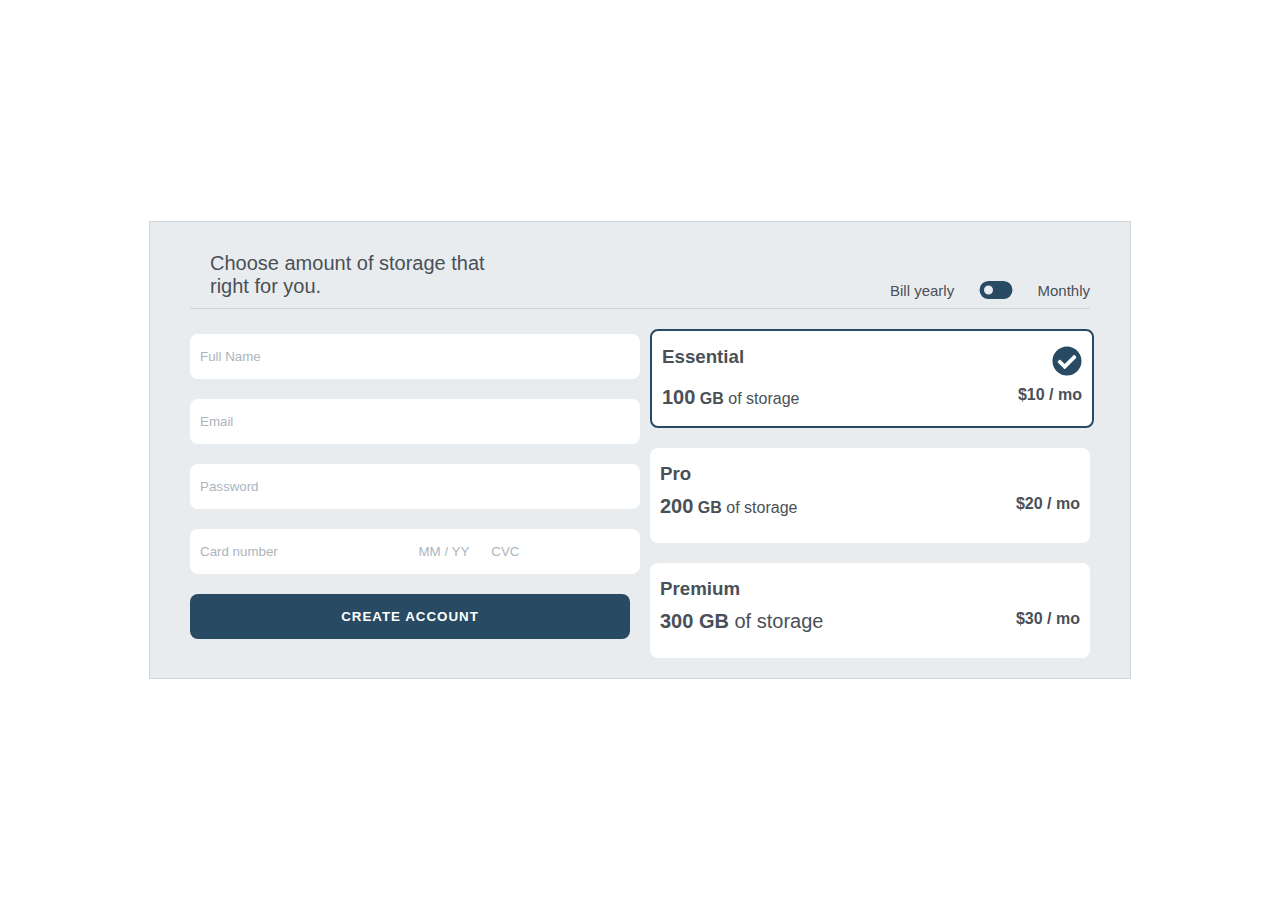
<file: #04/index.html>
<!DOCTYPE html>
<html lang="en">
<head>
    <meta charset="UTF-8">
    <meta name="viewport" content="width=device-width, initial-scale=1.0">
    <title>Document</title>
    <link rel="stylesheet" href="index.css">
</head>
<body>

    <div class="container">
        <section class="title">
            <p class="titlep">Choose amount of storage that right for you.</p>
            <div id="bill"> 
                <p>Bill yearly</p> 
                <img src="img/toggle_on.svg" alt="toggle_on" id="toggle" onclick="toggle()" >
                <p>Monthly</p>
            </div>
        </section>
        
        <hr>
        <div class="main" >
            <section class="form">
                <form action="">
                    <input type="text" placeholder="Full Name">
                    <input type="text" placeholder="Email">
                    <input type="text" placeholder="Password">
                    <input type="text" placeholder="Card number             
                         MM / YY      CVC">
                    <button type="submit">CREATE ACCOUNT</button>
                </form>
            </section>
            <section class="maininfo">
                <div class="info1">
                    <section>
                        <h3>Essential</h3>
                        <img src="img/circle.svg" alt="circle">
                    </section>
                    <section>
                        <p ><strong style="font-size: 20px;">100</strong> <strong>GB</strong> of storage </p>
                        <p><strong>$10 / mo</strong></p>
                    </section>
                </div>
                <div class="info">
                    <section>
                        <h3>Pro</h3>
                    </section>
                    <section>
                        <p ><strong style="font-size: 20px;">200</strong> <strong>GB</strong> of storage</p>
                        <p><strong>$20 / mo</strong></p>
                    </section>
                </div>
                <div class="info">
                    <section>
                        <h3>Premium</h3>
                    </section>
                    <section>
                        <p style="font-size: 20px;"><strong style="font-size: 20px;">300</strong> <strong>GB</strong> of storage</p>
                        <p><strong>$30 / mo</strong></p>
                    </section>
                </div>
            </section>
    
        </div>
    </div>
   
    
    
</body>
<script src="index.js"></script>
</html>
</file>
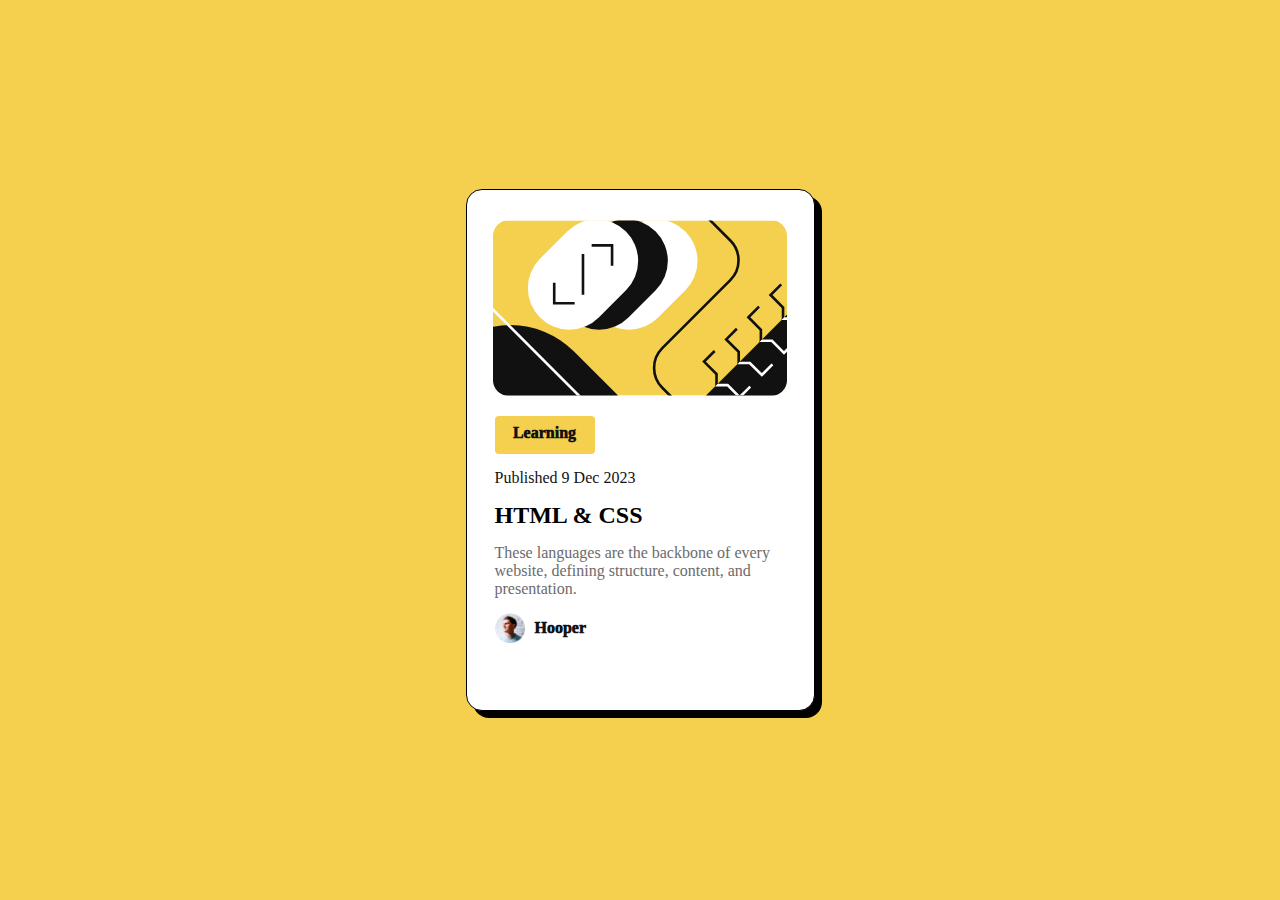
<file: #02/blog.html>
<!DOCTYPE html>
<html lang="en">
<head>
    <meta charset="UTF-8">
    <meta name="viewport" content="width=device-width, initial-scale=1.0">
    <title>Document</title>
    <link rel="stylesheet" href="blog.css">
</head>
<body>
    <div class="main">
        <img id="illustration" src="img/illustration-article.svg" alt="illustration">
        <div class="content">
            <p id="title">Learning</p>
            <p id="date">Published 9 Dec 2023</p>
            <h2>HTML & CSS</h2>
            <p id="description">These languages are the backbone of every
                website, defining structure, content, and
                presentation.</p>
            <div class="footer">
                <img id="avatar" src="img/image-avatar.webp" alt="">
                <p id="name">Hooper</p>
            </div>
        </div>
       
    </div>
    
</body>
</html>
</file>
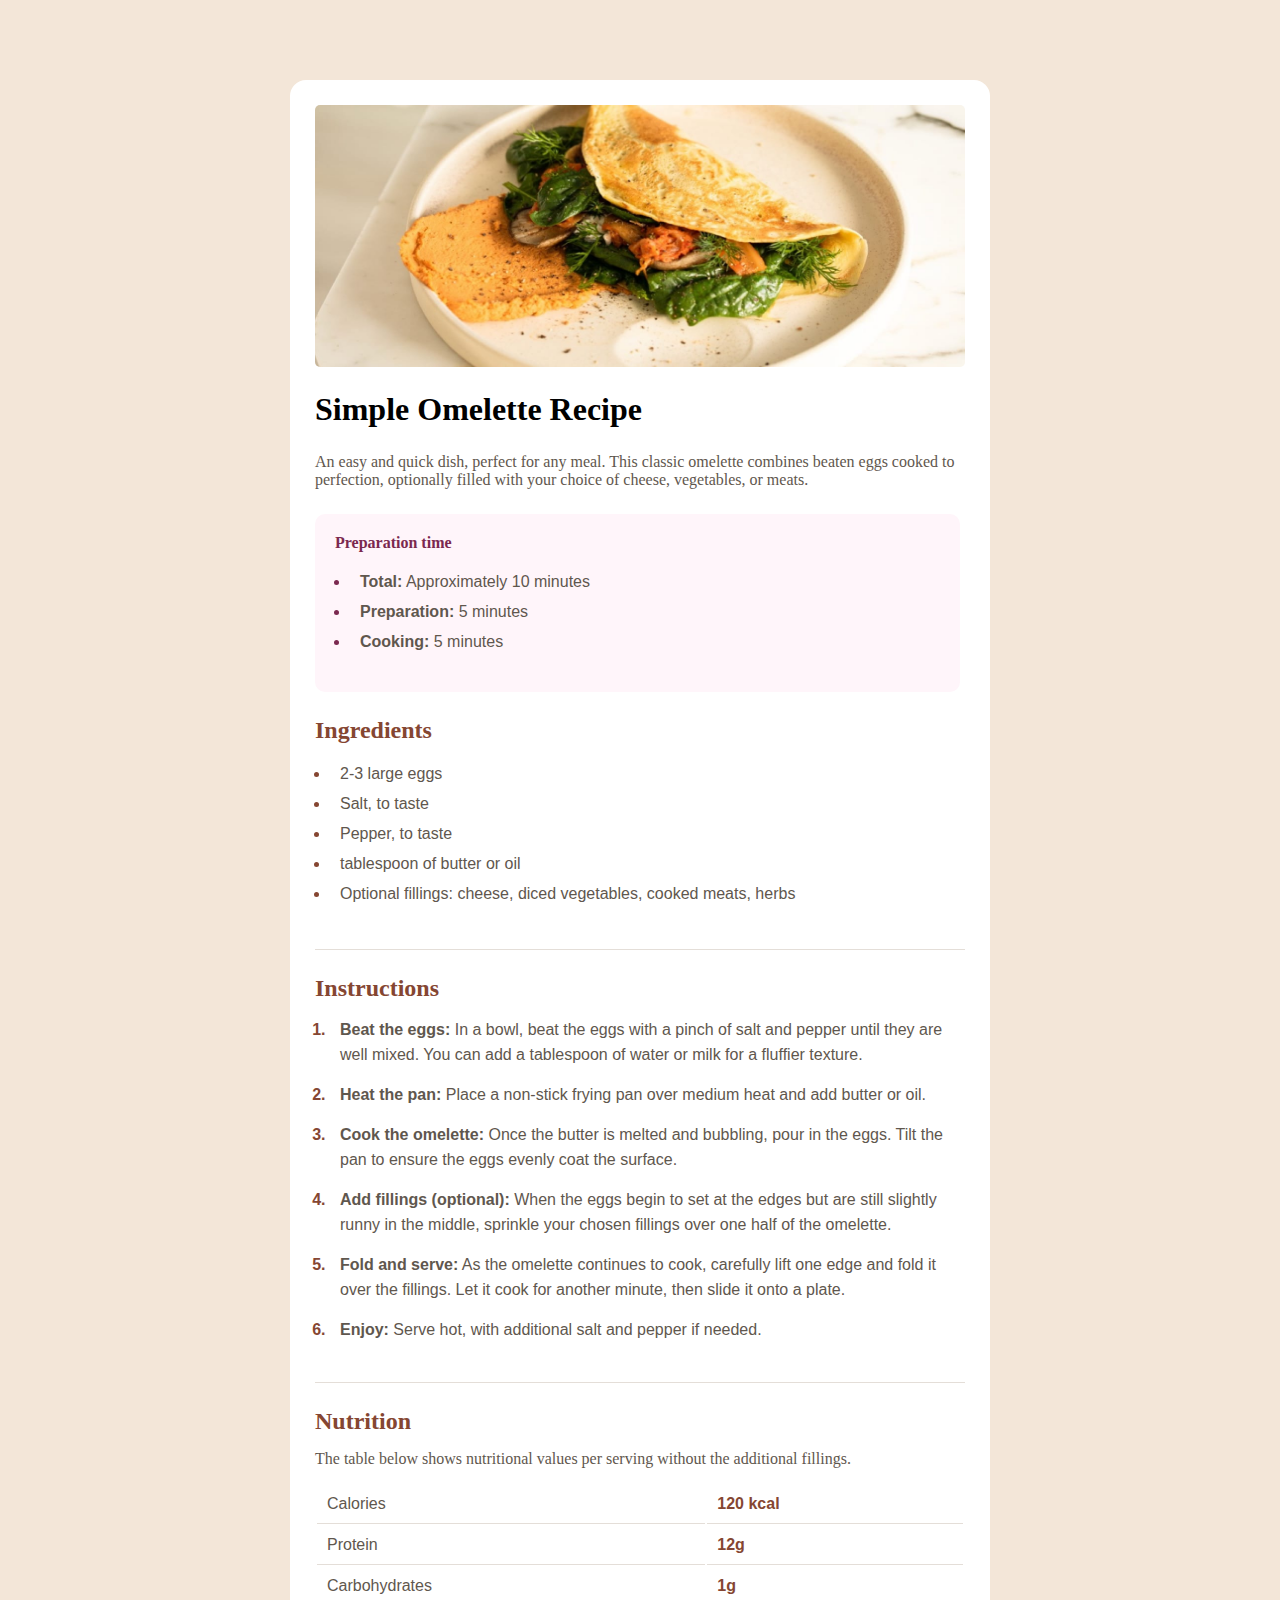
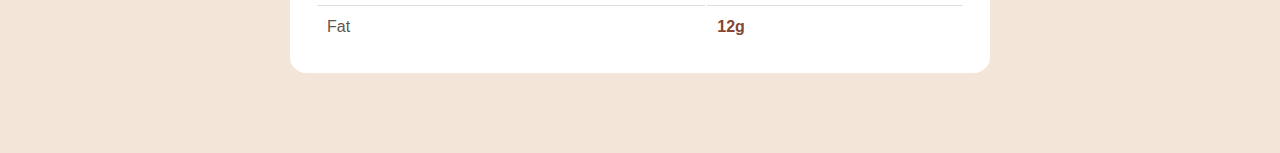
<file: #03/recipe.html>
<!DOCTYPE html>
<html lang="en">
<head>
    <meta charset="UTF-8">
    <meta name="viewport" content="width=device-width, initial-scale=1.0">
    <title>Recipe</title>
    <link rel="stylesheet" href="recipe.css">
</head>
<body>
    <div class="main">
        <img src="img/image-omelette.jpeg" alt="recipe" id="recipe">
        <div class="content">           
            <h1>Simple Omelette Recipe</h1>
            <p class="description">An easy and quick dish, perfect for any meal. This classic omelette combines beaten eggs
                cooked to perfection, optionally filled with your choice of cheese, vegetables, or meats.</p>
            <div class="text">
                <p>Preparation time</p>
                <ul>
                    <li><b>Total:</b> Approximately 10 minutes</li>
                    <li><b>Preparation:</b> 5 minutes</li>
                    <li><b>Cooking:</b> 5 minutes</li>
                </ul>
            </div>
            <div class="section">
                <h2>Ingredients</h2>
                <ul>
                    <li>2-3 large eggs</li>
                    <li>Salt, to taste</li>
                    <li>Pepper, to taste</li>
                    <li>tablespoon of butter or oil</li>
                    <li>Optional fillings: cheese, diced vegetables, cooked meats, herbs</li>
                </ul>
            </div>
            <hr>
            <div class="section">
                <h2>Instructions</h2>
                <ol>
                    <li><b>Beat the eggs:</b> In a bowl, beat the eggs with a pinch of salt and pepper until they are
                        well mixed. You can add a tablespoon of water or milk for a fluffier texture.</li>
                    <li><b>Heat the pan:</b> Place a non-stick frying pan over medium heat and add butter or oil.</li>
                    <li><b>Cook the omelette:</b> Once the butter is melted and bubbling, pour in the eggs. Tilt the
                        pan to ensure the eggs evenly coat the surface.</li>
                    <li><b>Add fillings (optional):</b> When the eggs begin to set at the edges but are still slightly
                        runny in the middle, sprinkle your chosen fillings over one half of the omelette.</li>
                    <li><b>Fold and serve:</b> As the omelette continues to cook, carefully lift one edge and fold it
                        over the fillings. Let it cook for another minute, then slide it onto a plate.</li>
                    <li><b>Enjoy:</b> Serve hot, with additional salt and pepper if needed.</li>
                </ol>
            </div>
            <hr>
            <div class="section section3">
                <h2>Nutrition</h2>
                <p class="description">The table below shows nutritional values per serving without the additional fillings.</p>
                <table>
                    <tr>
                        <td>Calories</td>
                        <td class="info"><b>120 kcal</b></td>
                    </tr>
                    <tr>
                        <td>Protein</td>
                        <td class="info"><b>12g</b></td>
                    </tr>
                    <tr>
                        <td>Carbohydrates</td>
                        <td class="info"><b>1g</b></td>
                    </tr>
                    <tr>
                        <td>Fat</td>
                        <td class="info "><b>12g</b></td>
                    </tr>
                </table>
            </div>
            
        </div>
    </div> 
</body>
</html>
</file>
<file: #04/index.css>
*{
    margin: 0;
    padding: 0;
}
body{
    display:flex;
    justify-content: center;
    align-items: center;
    height: 100vh;
    margin: 0;  
    color: #495057;
    font-family: 'freight-sans', sans-serif;
}
.container{
    background-color:#e9ecef;
    width: 95%;
    max-width: 900px;
    height: auto;
    padding:20px 40px;
    border: 1px solid #ced4da;
}
.title{
    display: flex;
    justify-content: space-between;
    align-items: center;
}
.title .titlep{
    width: 300px;
    margin-left: 20px;
    font-size: 20px;
    
}
#bill{
    display: flex;
    align-items: center;
    justify-content: space-between;
    gap: 8px;
    font-size: 15px;
    width: 200px;
    margin-top: 30px;
}
#bill p {
    margin: 0;
}
#bill img {
    width: 36px;
    height: auto;
    display: block;
    flex: 0 0 auto;
    cursor: pointer;
}
hr{
    border: none;
    height: 1px;
    background-color: #ced4da;
}
.main{
    display: flex;
    justify-content: space-between;  
    align-items: flex-start;
    gap: 20px;
}
/* h3{
    display: block;
} */
.form{
    display: flex;
    flex-direction: column;
    width: 100%;
    justify-content: center;
    padding-top: 5px;
}
.form input{
     width:100%;
     height: 45px;
     background-color:white;
     border-radius: 8px;
     margin-top:20px;
     border: none;
     padding-left:10px;
   
}
input::placeholder{
    color: #adb5bd;
    white-space: pre;
}
.form input:focus{
    border: 1px solid #adb5bd;
    outline: none;
}
.form button{
    width:100%;
    height: 45px;
    /* background-color:#495057; */
    background-color: #284b63;
    border-radius: 8px;
    margin-top:20px;
    border: none;
    color:white;
    font-weight: bold;
    letter-spacing: 1px;
    cursor: pointer;
}
.maininfo{
    display: flex;
    flex-direction: column;
    width:100%; 
    justify-content: center;
    height: 100%;
}
.info ,.info1{
    width:100% ;
    height: 90px;
    background-color: white;
    margin-top:20px;
    border-radius: 8px;
    border: none;
    padding-top: 5px;
}
.info1{
    /* border: 2px solid #adb5bd; */
    border: 2px solid #284b63;
} 
.maininfo section{
    display: flex;
    justify-content: space-between;
    margin: 10px;
    
}
.info1 img{
    width: 30px;
    height: auto;
    flex: 0 0 auto;
}
.info1 h4 , .info h4{
    font-weight: bold;
}

/* Responsive breakpoints */
@media (max-width: 992px){
    .container{ padding: 16px 24px; }
    .main{ gap: 16px; }
}

@media (max-width: 768px){
    .title{ flex-direction: column; align-items: flex-start; }
    .title .titlep{ width: 100%; margin-left: 0; margin-bottom: 8px; }
    #bill{ margin-top: 0; width: auto; gap: 10px; }
    .main{ flex-direction: column; }
}

@media (max-width: 480px){
    .container{ padding: 14px 16px; }
    .title .titlep{ font-size: 18px; }
    #bill{ font-size: 14px; }
    .info, .info1{ height: auto; padding: 12px 10px; }
}
</file>
<file: #02/blog.css>
*{
    margin: 0;
    padding: 0;
}
body{
    background-color:hsl(47, 88%, 63%) ;
  display: flex;
   justify-content: center;
   align-items: center;
   height: 100vh;
}
.main{
    background-color: hsl(0, 0%, 100%);
    width: 327px;
    height: 500px;
    border-radius: 16px;
    display: flex;
    flex-direction: column;  
    padding: 10px;
    border: 1px solid black;
    box-shadow: 7px 7px 0 black;
}
.content{
    display: flex;
    flex-direction: column;
    margin-left: 18px;
    gap: 15px;
}
img#illustration{
    align-self: center;
    width: 90%;
    margin:20px 0px;
    border-radius: 16px;
}
#title{
    font-weight: 950;
    color:  hsl(0, 0%, 7%);
    background-color:hsl(47, 88%, 63%) ;
    width: 100px;
    height: 30px;
    border-radius: 4px;
    text-align: center;
    padding-top: 8px;  
}
#date{
    color:   hsl(0, 0%, 7%)
}
#description{
    color:  hsl(0, 0%, 42%);
    font-weight: 500;
}
.footer{
    display: flex;
    align-items: center;
    gap: 10px;
}
img#avatar{
    width: 30px;
    height: 30px;
}
#name{
    font-weight: 950;
    color: hsl(0, 0%, 7%);
}
</file>
<file: #03/recipe.css>
*{
    margin: 0;
    padding: 0;
}
body{
    background-color: hsl(30, 54%, 90%);
    font-family: "Outfit", serif;
    font-style: normal;
    display: flex;
    align-items: center;
    justify-content: center;
    min-height: 100vh;
}
.main{
    background-color: hsl(0, 0%, 100%);
    height: auto;
    width: 650px;
    padding: 25px;
    border-radius: 16px;
    margin:80px 0px;
}
#recipe{
    width: 100%;
    height: 262px;
    border-radius: 5px;
    margin-bottom: 20px;
}
.content{
    display: flex;
    flex-direction: column;
    gap: 25px;
}
.description{
    color:hsl(30, 10%, 34%)
}
.text{
   width: 93% ;
   background-color:hsl(330, 100%, 98%) ;
   padding:20px;
   border-radius: 10px;
}
.text p{
    font-weight: 800;
    color:hsl(332, 51%, 32%);
}
ul{
    margin: 15px;
    line-height: 30px;
    color: hsl(30, 10%, 34%);
}
ul li , ol li{
    padding-left: 10px;
    font-family: Arial, Helvetica, sans-serif;
   
}
.text ul li::marker{
    color:hsl(332, 51%, 32%);
}
.section h2{
    color: hsl(14, 45%, 36%);
   
}
.section ul li::marker , .section ol li::marker{
    color: hsl(14, 45%, 36%);
}
hr{
    border: none; 
    height: 1px;  
    background-color:hsl(30, 18%, 87%);
}
ol{
    margin: 15px;
    line-height: 25px;
    color:hsl(30, 10%, 34%)
}
ol li::marker{
    font-weight: bold;
}
ol li{
    margin-bottom: 15px;
}
td{
    padding: 10px;
    border-bottom: 1px solid hsl(30, 18%, 87%);
    font-family: Arial, Helvetica, sans-serif;
}
tr:last-child td {
    border-bottom: none;
  }  
table{
    width: 100%;
    color: hsl(30, 10%, 34%);
}
.info{
    color:hsl(14, 45%, 36%);
}
.section3{
    display: flex;
    flex-direction: column;
    gap: 15px;
}

@media screen and (max-width: 700px) {
    .main {
        width: 300px;
        border-radius: 0px;
        padding: 0px;
        font-size:13px;

    }
    #recipe{
        width: 100%;
        height: 262px;
        border-radius: 0px;
        margin-bottom: 20px;
    }
    .content{
        padding: 20px;
    }
    .text{
        width: 80%;
    }
}
</file>
